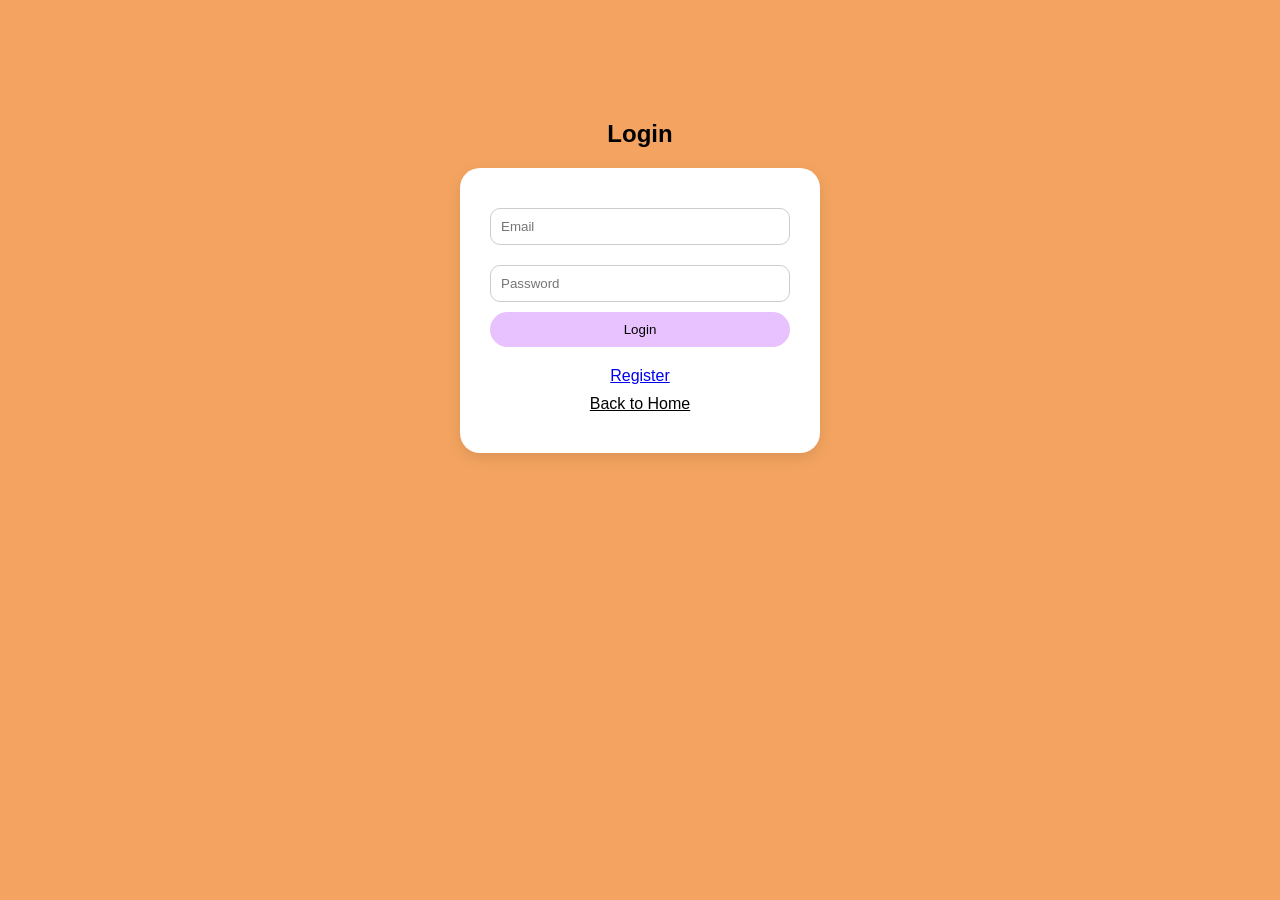
<file: login.html>
<!DOCTYPE html>
<html lang="en">

<head>
    <meta charset="UTF-8">
    <meta name="viewport" content="width=device-width, initial-scale=1.0">
    <title>Document</title>
    <link rel="stylesheet" href="login.css">
</head>

<body>
    <h2>Login</h2>

    <form id="loginForm">
        <input type="email" id="loginEmail" placeholder="Email">
        <input type="password" id="loginPassword" placeholder="Password">
        <button type="submit">Login</button>
        <a href="register.html" style=" text-align: center; align-items: center; padding-top: 20px;">Register </a>
        <a href="index.html" style=" color: black; align-items: center; text-align: center; margin: 10px;">Back to
            Home</a>
    </form>

    <p id="loginError"></p>

    <script src="login.js"></script>
</body>

</html>
</file>
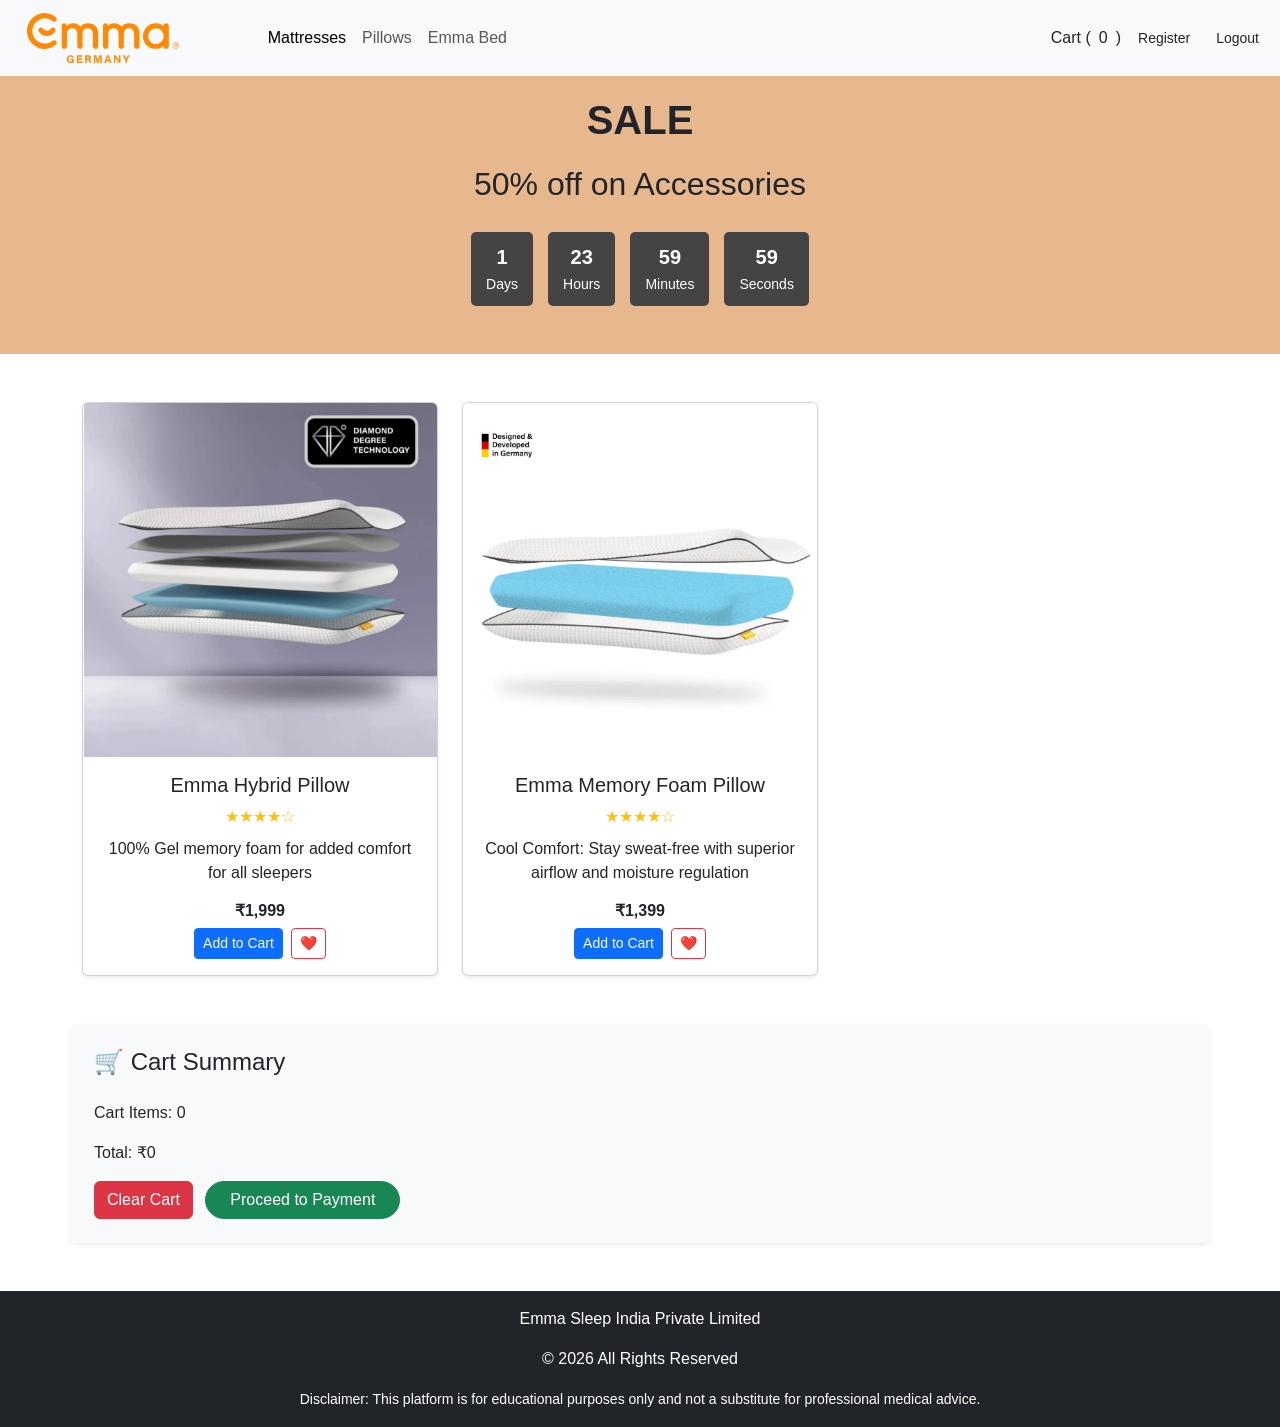
<file: pillows.html>
<!DOCTYPE html>
<html lang="en">

<head>
    <meta charset="UTF-8">
    <meta name="viewport" content="width=device-width, initial-scale=1.0">
    <link href="https://cdn.jsdelivr.net/npm/bootstrap@5.3.2/dist/css/bootstrap.min.css" rel="stylesheet">
    <title>Document</title>
    <link rel="stylesheet" href="emma.css">
    <style>
        .btn-primary {
            transition: all 0.2s ease;
        }

        .btn-primary:active {
            transform: scale(0.9);
        }

        .btn-primary:hover {
            background-color: #E75480 !important;
            border-color: #E75480 !important;
        }
    </style>
</head>

<body>
    <nav class="navbar navbar-expand-lg navbar-light bg-light" style="position: fixed; width: 100%; z-index: 10;">
        <div class="container-fluid">
            <a class="navbar-brand" href="#">
                <img src="logo.svg" alt="" width="100%" height="50" style="margin-left: 10px; padding-right: 70px;">
            </a>
            <button class="navbar-toggler" type="button" data-bs-toggle="collapse"
                data-bs-target="#navbarSupportedContent" aria-controls="navbarSupportedContent" aria-expanded="false"
                aria-label="Toggle navigation">
                <span class="navbar-toggler-icon"></span>
            </button>
            <div class="collapse navbar-collapse" id="navbarSupportedContent">
                <ul class="navbar-nav me-auto mb-2 mb-lg-0">
                    <li class="nav-item">
                        <a class="nav-link active" aria-current="page" href="index.html">Mattresses</a>
                    </li>
                    <li class="nav-item">
                        <a class="nav-link" href="pillows.html">Pillows</a>
                    </li>
                    <li class="nav-item">
                        <a class="nav-link" href="shopping.html">Emma Bed</a>
                    </li>
                </ul>

                <div class="d-flex align-items-center gap-2">
                    Cart (<span id="cartCount">0</span>)
                    <a href="register.html" class="btn  btn-sm reg">Register</a>
                    <button onclick="logout()" class="btn  btn-sm reg">Logout</button>
                </div>

            </div>
        </div>
    </nav>


    <div class="col-lg-12 hero-leftn justify-content-center text-center  p-5"
        style="background-color: hsl(28, 65%, 73%);">



        <h1 class="fw-bold pt-5">
            SALE
        </h1>

        <p class="mt-3" style="font-size: xx-large;">50% off on Accessories</p>

        <!-- Countdown -->
        <div class="countdown mt-4 justify-content-center text-white">
            <div><span id="days">00</span><small>Days</small></div>
            <div><span id="hours">00</span><small>Hours</small></div>
            <div><span id="minutes">00</span><small>Minutes</small></div>
            <div><span id="seconds">00</span><small>Seconds</small></div>
        </div>

    </div>

    <div class="bgcol">
        <section class="container py-5">

            <div class="row g-4">

                <div class="col-md-4">
                    <div class="card product-card h-100 shadow-sm">
                        <img src="pillow2.webp" class="card-img-top" alt="Period Kit" height="100%" width="100%">

                        <div class="card-body text-center">
                            <h5>Emma Hybrid Pillow</h5>

                            <div class="mb-2 text-warning">
                                ★★★★☆
                            </div>

                            <p>100% Gel memory foam for added comfort for all sleepers</p>
                            <h6 class="fw-bold">₹1,999</h6>

                            <div class="d-flex justify-content-center gap-2">
                                <button class="btn btn-primary btn-sm" onclick="addToCart('Emma Hybrid Pillow', 1999)">
                                    Add to Cart
                                </button>

                                <button class="btn btn-outline-danger btn-sm"
                                    onclick="addToWishlist('Emma Hybrid Pillow')">
                                    ❤️
                                </button>
                            </div>
                        </div>
                    </div>
                </div>

                <div class="col-md-4">
                    <div class="card product-card h-100 shadow-sm">
                        <img src="pillow1.webp" class="card-img-top" alt="Period Kit">

                        <div class="card-body text-center">
                            <h5>Emma Memory Foam Pillow</h5>

                            <!-- Rating -->
                            <div class="mb-2 text-warning">
                                ★★★★☆
                            </div>

                            <p> Cool Comfort: Stay sweat-free with superior airflow and moisture regulation</p>
                            <h6 class="fw-bold">₹1,399</h6>

                            <div class="d-flex justify-content-center gap-2">
                                <button class="btn btn-primary btn-sm"
                                    onclick="addToCart('Emma Memory Foam Pillow', 1399)">
                                    Add to Cart
                                </button>

                                <button class="btn btn-outline-danger btn-sm"
                                    onclick="addToWishlist('Emma Hybrid Pillow')">
                                    ❤️
                                </button>
                            </div>
                        </div>
                    </div>
                </div>





                <div class="mt-5 p-4 bg-light rounded shadow-sm">
                    <h4>🛒 Cart Summary</h4>

                    <ul id="cartItems" class="list-group mb-3"></ul>

                    <p>Cart Items: <span id="cartCount">0</span></p>
                    <p>Total: ₹<span id="cartTotal">0</span></p>

                    <button class="btn btn-danger me-2" onclick="clearCart()">Clear Cart</button>
                    <button class="btn btn-success rounded-pill px-4 me-2" data-bs-toggle="modal"
                        data-bs-target="#payment">
                        Proceed to Payment
                    </button>
                </div>
        </section>


        <div class="modal fade" id="payment" tabindex="-1">
            <div class="modal-dialog modal-dialog-centered">
                <div class="modal-content p-4">

                    <div class="card shadow p-4">
                        <h3 class="mb-4">💳 Payment Details</h3>

                        <!-- Add id -->
                        <form id="paymentForm">

                            <div class="mb-3">
                                <label>Name on Card</label>
                                <input type="text" id="cardName" class="form-control" required>
                            </div>

                            <div class="mb-3">
                                <label>Card Number</label>
                                <input type="text" id="cardNumber" class="form-control" maxlength="16" required>
                            </div>

                            <div class="row">
                                <div class="col-md-6 mb-3">
                                    <label>Expiry Date</label>
                                    <input type="text" id="expiry" class="form-control" placeholder="MM/YY" required>
                                </div>

                                <div class="col-md-6 mb-3">
                                    <label>CVV</label>
                                    <input type="password" id="cvv" class="form-control" maxlength="3" required>
                                </div>
                            </div>


                            <button type="button" class="btn btn-success w-100" onclick="completePayment()">
                                Complete Payment
                            </button>

                        </form>
                    </div>
                </div>
            </div>
        </div>
    </div>

    <footer class="bg-dark text-white text-center py-3">
        <p>Emma Sleep India Private Limited</p>
        <p>© 2026 All Rights Reserved</p>
        <small>
            Disclaimer: This platform is for educational purposes only
            and not a substitute for professional medical advice.
        </small>
    </footer>



    <script src="https://cdn.jsdelivr.net/npm/bootstrap@5.3.2/dist/js/bootstrap.bundle.min.js"></script>
    <script src="script.js"></script>
    <script src="payment.js"></script>
    <script src="emma.js"></script>
</body>

</html>

</body>

</html>
</file>
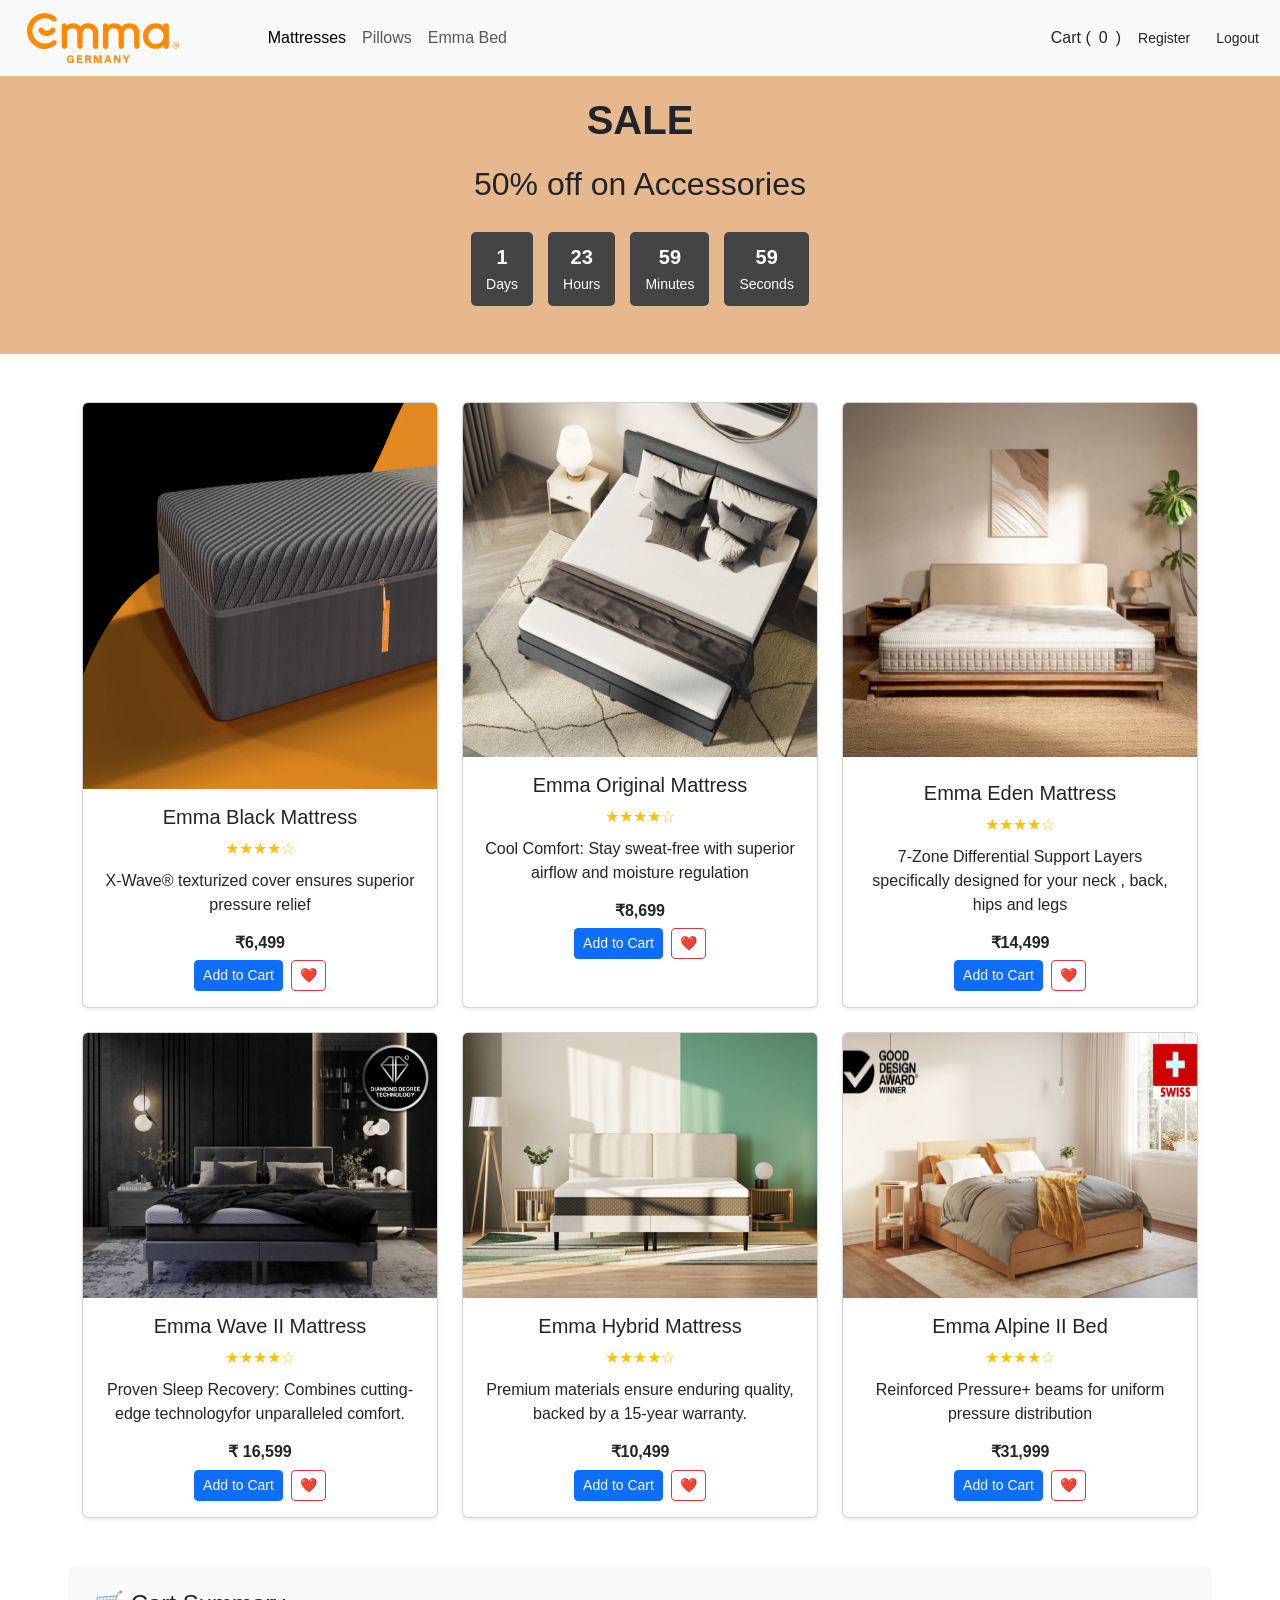
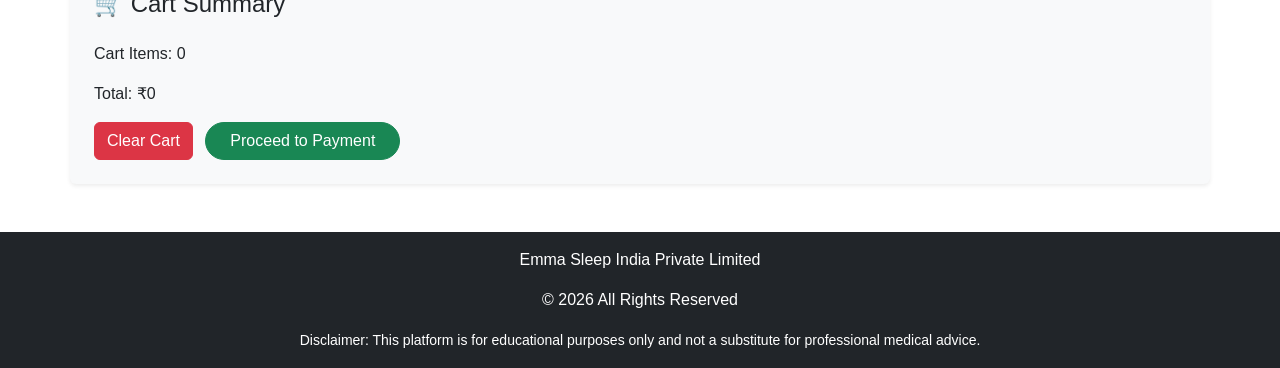
<file: shopping.html>
<!DOCTYPE html>
<html lang="en">

<head>
    <meta charset="UTF-8">
    <meta name="viewport" content="width=device-width, initial-scale=1.0">
    <link href="https://cdn.jsdelivr.net/npm/bootstrap@5.3.2/dist/css/bootstrap.min.css" rel="stylesheet">
    <title>Document</title>
    <link rel="stylesheet" href="emma.css">
    <style>
        .btn-primary {
            transition: all 0.2s ease;
        }

        .btn-primary:active {
            transform: scale(0.9);
        }

        .btn-primary:hover {
            background-color: #E75480 !important;
            border-color: #E75480 !important;
        }
    </style>
</head>

<body>
    <nav class="navbar navbar-expand-lg navbar-light bg-light" style="position: fixed; width: 100%; z-index: 10;">
        <div class="container-fluid">
            <a class="navbar-brand" href="#">
                <img src="logo.svg" alt="" width="100%" height="50" style="margin-left: 10px; padding-right: 70px;">
            </a>
            <button class="navbar-toggler" type="button" data-bs-toggle="collapse"
                data-bs-target="#navbarSupportedContent" aria-controls="navbarSupportedContent" aria-expanded="false"
                aria-label="Toggle navigation">
                <span class="navbar-toggler-icon"></span>
            </button>
            <div class="collapse navbar-collapse" id="navbarSupportedContent">
                <ul class="navbar-nav me-auto mb-2 mb-lg-0">
                    <li class="nav-item">
                        <a class="nav-link active" aria-current="page" href="index.html">Mattresses</a>
                    </li>
                    <li class="nav-item">
                        <a class="nav-link" href="pillows.html">Pillows</a>
                    </li>
                    <li class="nav-item">
                        <a class="nav-link" href="shopping.html">Emma Bed</a>
                    </li>
                </ul>

                <div class="d-flex align-items-center gap-2">
                    Cart (<span id="cartCount">0</span>)
                    <a href="register.html" class="btn  btn-sm reg">Register</a>
                    <button onclick="logout()" class="btn  btn-sm reg">Logout</button>
                </div>

            </div>
        </div>
    </nav>


    <div class="col-lg-12 hero-leftn justify-content-center text-center  p-5" 
    style="background-color: hsl(28, 65%, 73%); ">

        

        <h1 class="fw-bold pt-5">
           SALE
        </h1>

        <p class="mt-3" style="font-size: xx-large;">50% off on Accessories</p>

        <!-- Countdown -->
        <div class="countdown mt-4 justify-content-center text-white">
            <div><span id="days">00</span><small>Days</small></div>
            <div><span id="hours">00</span><small>Hours</small></div>
            <div><span id="minutes">00</span><small>Minutes</small></div>
            <div><span id="seconds">00</span><small>Seconds</small></div>
        </div>

    </div>

    <div class="bgcol">
        <section class="container py-5">

            <div class="row g-4">

                <div class="col-md-4">
                    <div class="card product-card h-100 shadow-sm">
                        <img src="bed1.webp" class="card-img-top" alt="Period Kit" height="100%" width="100%">

                        <div class="card-body text-center">
                            <h5>Emma Black Mattress</h5>

                            <div class="mb-2 text-warning">
                                ★★★★☆
                            </div>

                            <p>X-Wave® texturized cover ensures superior pressure relief</p>
                            <h6 class="fw-bold">₹6,499</h6>

                            <div class="d-flex justify-content-center gap-2">
                                <button class="btn btn-primary btn-sm"
                                    onclick="addToCart('Emma Black Mattress', 6499)">
                                    Add to Cart
                                </button>

                                <button class="btn btn-outline-danger btn-sm"
                                    onclick="addToWishlist('Emma Hybrid Mattress')">
                                    ❤️
                                </button>
                            </div>
                        </div>
                    </div>
                </div>

                <div class="col-md-4">
                    <div class="card product-card h-100 shadow-sm">
                        <img src="bed2.webp" class="card-img-top" alt="Period Kit">

                        <div class="card-body text-center">
                            <h5>Emma Original Mattress</h5>

                            <!-- Rating -->
                            <div class="mb-2 text-warning">
                                ★★★★☆
                            </div>

                            <p> Cool Comfort: Stay sweat-free with superior airflow and moisture regulation</p>
                            <h6 class="fw-bold">₹8,699</h6>

                            <div class="d-flex justify-content-center gap-2">
                                <button class="btn btn-primary btn-sm"
                                    onclick="addToCart('Emma Original Mattress', 8699)">
                                    Add to Cart
                                </button>

                                <button class="btn btn-outline-danger btn-sm"
                                    onclick="addToWishlist('Emma Hybrid Mattress')">
                                    ❤️
                                </button>
                            </div>
                        </div>
                    </div>
                </div>

                <div class="col-md-4">
                    <div class="card product-card h-100 shadow-sm">
                        <img src="bed3.webp" class="card-img-top" alt="Period Kit">

                        <div class="card-body mt-2 text-center">
                            <h5>Emma Eden Mattress</h5>

                            <!-- Rating -->
                            <div class="mb-2 text-warning">
                                ★★★★☆
                            </div>

                            <p>7-Zone Differential Support Layers specifically designed for your neck
                                , back, hips and legs </p>
                            <h6 class="fw-bold">₹14,499</h6>

                            <div class="d-flex justify-content-center gap-2">
                                <button class="btn btn-primary btn-sm"
                                    onclick="addToCart('Emma Eden Mattress', 14499)">
                                    Add to Cart
                                </button>

                                <button class="btn btn-outline-danger btn-sm"
                                   onclick="addToWishlist('Emma Hybrid Mattress')">
                                    ❤️
                                </button>
                            </div>
                        </div>
                    </div>
                </div>
                <div class="col-md-4">
                    <div class="card product-card h-100 shadow-sm">
                        <img src="bed4.webp" class="card-img-top" alt="Period Kit">

                        <div class="card-body text-center">
                            <h5>Emma Wave II Mattress</h5>

                            <!-- Rating -->
                            <div class="mb-2 text-warning">
                                ★★★★☆
                            </div>

                            <p>Proven Sleep Recovery: Combines cutting-edge technologyfor 
                                unparalleled comfort.</p>
                            <h6 class="fw-bold">₹ 16,599</h6>

                            <div class="d-flex justify-content-center gap-2">
                                <button class="btn btn-primary btn-sm"
                                    onclick="addToCart('Emma Wave II Mattress', 16599)">
                                    Add to Cart
                                </button>

                                <button class="btn btn-outline-danger btn-sm"
                                    onclick="addToWishlist('Emma Hybrid Mattress')">
                                    ❤️
                                </button>
                            </div>
                        </div>
                    </div>
                </div>
                <div class="col-md-4">
                    <div class="card product-card h-100 shadow-sm">
                        <img src="bed5.webp" class="card-img-top" alt="Period Kit">

                        <div class="card-body text-center">
                            <h5>Emma Hybrid Mattress</h5>

                            <!-- Rating -->
                            <div class="mb-2 text-warning">
                                ★★★★☆
                            </div>

                            <p>Premium materials ensure enduring quality, backed by a 15-year warranty.</p>
                            <h6 class="fw-bold">₹10,499</h6>

                            <div class="d-flex justify-content-center gap-2">
                                <button class="btn btn-primary btn-sm"
                                    onclick="addToCart('Emma Hybrid Mattress', 10499)">
                                    Add to Cart
                                </button>

                                <button class="btn btn-outline-danger btn-sm"
                                    onclick="addToWishlist('Emma Hybrid Mattress')">
                                    ❤️
                                </button>
                            </div>
                        </div>
                    </div>
                </div>
                <div class="col-md-4">
                    <div class="card product-card h-100 shadow-sm">
                        <img src="bed6.webp" class="card-img-top" alt="Period Kit" width="100%" height="100%">

                        <div class="card-body text-center">
                            <h5>Emma Alpine II Bed</h5>

                            <!-- Rating -->
                            <div class="mb-2 text-warning">
                                ★★★★☆
                            </div>

                            <p>Reinforced Pressure+ beams for uniform pressure distribution</p>
                            <h6 class="fw-bold">₹31,999</h6>

                            <div class="d-flex justify-content-center gap-2">
                                <button class="btn btn-primary btn-sm" onclick="addToCart('Emma Alpine II Bed',31999 )">
                                    Add to Cart
                                </button>

                                <button class="btn btn-outline-danger btn-sm"
                                    onclick="addToWishlist('Emma Hybrid Mattress')">
                                    ❤️
                                </button>
                            </div>
                        </div>
                    </div>
                </div>
               
             


            <div class="mt-5 p-4 bg-light rounded shadow-sm">
                <h4>🛒 Cart Summary</h4>

                <ul id="cartItems" class="list-group mb-3"></ul>

                <p>Cart Items: <span id="cartCount">0</span></p>
                <p>Total: ₹<span id="cartTotal">0</span></p>

                <button class="btn btn-danger me-2" onclick="clearCart()">Clear Cart</button>
                <button class="btn btn-success rounded-pill px-4 me-2" data-bs-toggle="modal" data-bs-target="#payment">
                    Proceed to Payment
                </button>
            </div>
        </section>


        <div class="modal fade" id="payment" tabindex="-1">
            <div class="modal-dialog modal-dialog-centered">
                <div class="modal-content p-4">

                    <div class="card shadow p-4">
                        <h3 class="mb-4">💳 Payment Details</h3>

                        <!-- Add id -->
                        <form id="paymentForm">

                            <div class="mb-3">
                                <label>Name on Card</label>
                                <input type="text" id="cardName" class="form-control" required>
                            </div>

                            <div class="mb-3">
                                <label>Card Number</label>
                                <input type="text" id="cardNumber" class="form-control" maxlength="16" required>
                            </div>

                            <div class="row">
                                <div class="col-md-6 mb-3">
                                    <label>Expiry Date</label>
                                    <input type="text" id="expiry" class="form-control" placeholder="MM/YY" required>
                                </div>

                                <div class="col-md-6 mb-3">
                                    <label>CVV</label>
                                    <input type="password" id="cvv" class="form-control" maxlength="3" required>
                                </div>
                            </div>


                            <button type="button" class="btn btn-success w-100" onclick="completePayment()">
                                Complete Payment
                            </button>

                        </form>
                    </div>
                </div>
            </div>
        </div>
    </div>

    <footer class="bg-dark text-white text-center py-3">
        <p>Emma Sleep India Private Limited</p>
        <p>© 2026 All Rights Reserved</p>
        <small>
            Disclaimer: This platform is for educational purposes only
            and not a substitute for professional medical advice.
        </small>
    </footer>



    <script src="https://cdn.jsdelivr.net/npm/bootstrap@5.3.2/dist/js/bootstrap.bundle.min.js"></script>
    <script src="script.js"></script>
    <script src="payment.js"></script>
    <script src="emma.js"></script>
</body>

</html>

</body>

</html>
</file>
<file: login.css>
body {
 
  background-color: sandybrown;
  font-family: 'Poppins', sans-serif;
  display: flex;
  flex-direction: column;
  align-items: center;
  margin-top: 100px;
}

form {
  background: white;
  padding: 30px;
  border-radius: 20px;
  box-shadow: 0 5px 15px rgba(0,0,0,0.1);
  display: flex;
  flex-direction: column;
  width: 300px;
  
}

input {
  margin: 10px 0;
  padding: 10px;
  border-radius: 10px;
  border: 1px solid #ccc;
}

button {
  background: #E8C1FF;
  border: none;
  padding: 10px;
  border-radius: 25px;
  cursor: pointer;
  transition: 0.3s;
}

button:hover {
  background: #d8a6f5;
}
</file>
<file: emma.css>
html {
  scroll-behavior: smooth;
}
body {
  font-family: Arial, sans-serif;
}

/* Hero Section */
.hero-section {
  height: 90vh;
}

/* Left Side */
.hero-left {
  background-color: #3b2f2f;
  height: 90vh;
  display: flex;
  flex-direction: column;
  justify-content: center;
}

.offer-text {
  color: orange;
  font-weight: 600;
}

/* Countdown */
.countdown {
  display: flex;
  gap: 15px;
}

.countdown div {
  background: #444;
  padding: 10px 15px;
  border-radius: 5px;
  text-align: center;
}

.countdown span {
  font-size: 20px;
  font-weight: bold;
  display: block;
}

/* Right Side Image */
.hero-right {
  background: url('EmmaEden_3789B_1X1copy.webp') center/cover no-repeat;
  height: 90vh;
}
.sleep{
  background: url('sleep.webp') center/cover no-repeat;
  height: 90vh;
}

/* Discount Badge */


.discount-badge span {
  font-size: 40px;
}

/* Responsive */
@media (max-width: 768px) {
  .hero-section {
    height: auto;
  }

  .hero-right {
    height: 50vh;
  }

  .hero-left {
    height: auto;
  }

  .countdown {
    display: flex;
    justify-content: center;
  }

}



.section-title {
  font-size: 28px;
  font-weight: 500;
  color: #2c2c2c;
  display: inline-block;
  padding: 10px 15px;
}

.award-card {
  background: #fff;
  border-radius: 16px;
  text-align: center;
  min-width: 220px;
  transition: 0.3s;
  border: 1px solid #eee;
}

.award-card:hover {
  transform: translateY(-5px);
  box-shadow: 0 10px 25px rgba(0, 0, 0, 0.08);
}



.award-title {
  font-weight: 600;
  font-size: 15px;
  color: #333;
}

.award-sub {
  font-size: 14px;
  color: #666;
}

.scroll-container {
  display: flex;
  gap: 20px;
  overflow-x: auto;
  padding-bottom: 10px;
}

.scroll-container::-webkit-scrollbar {
  height: 6px;
}

.scroll-container::-webkit-scrollbar-thumb {
  background: #ccc;
  border-radius: 10px;
}
</file>
